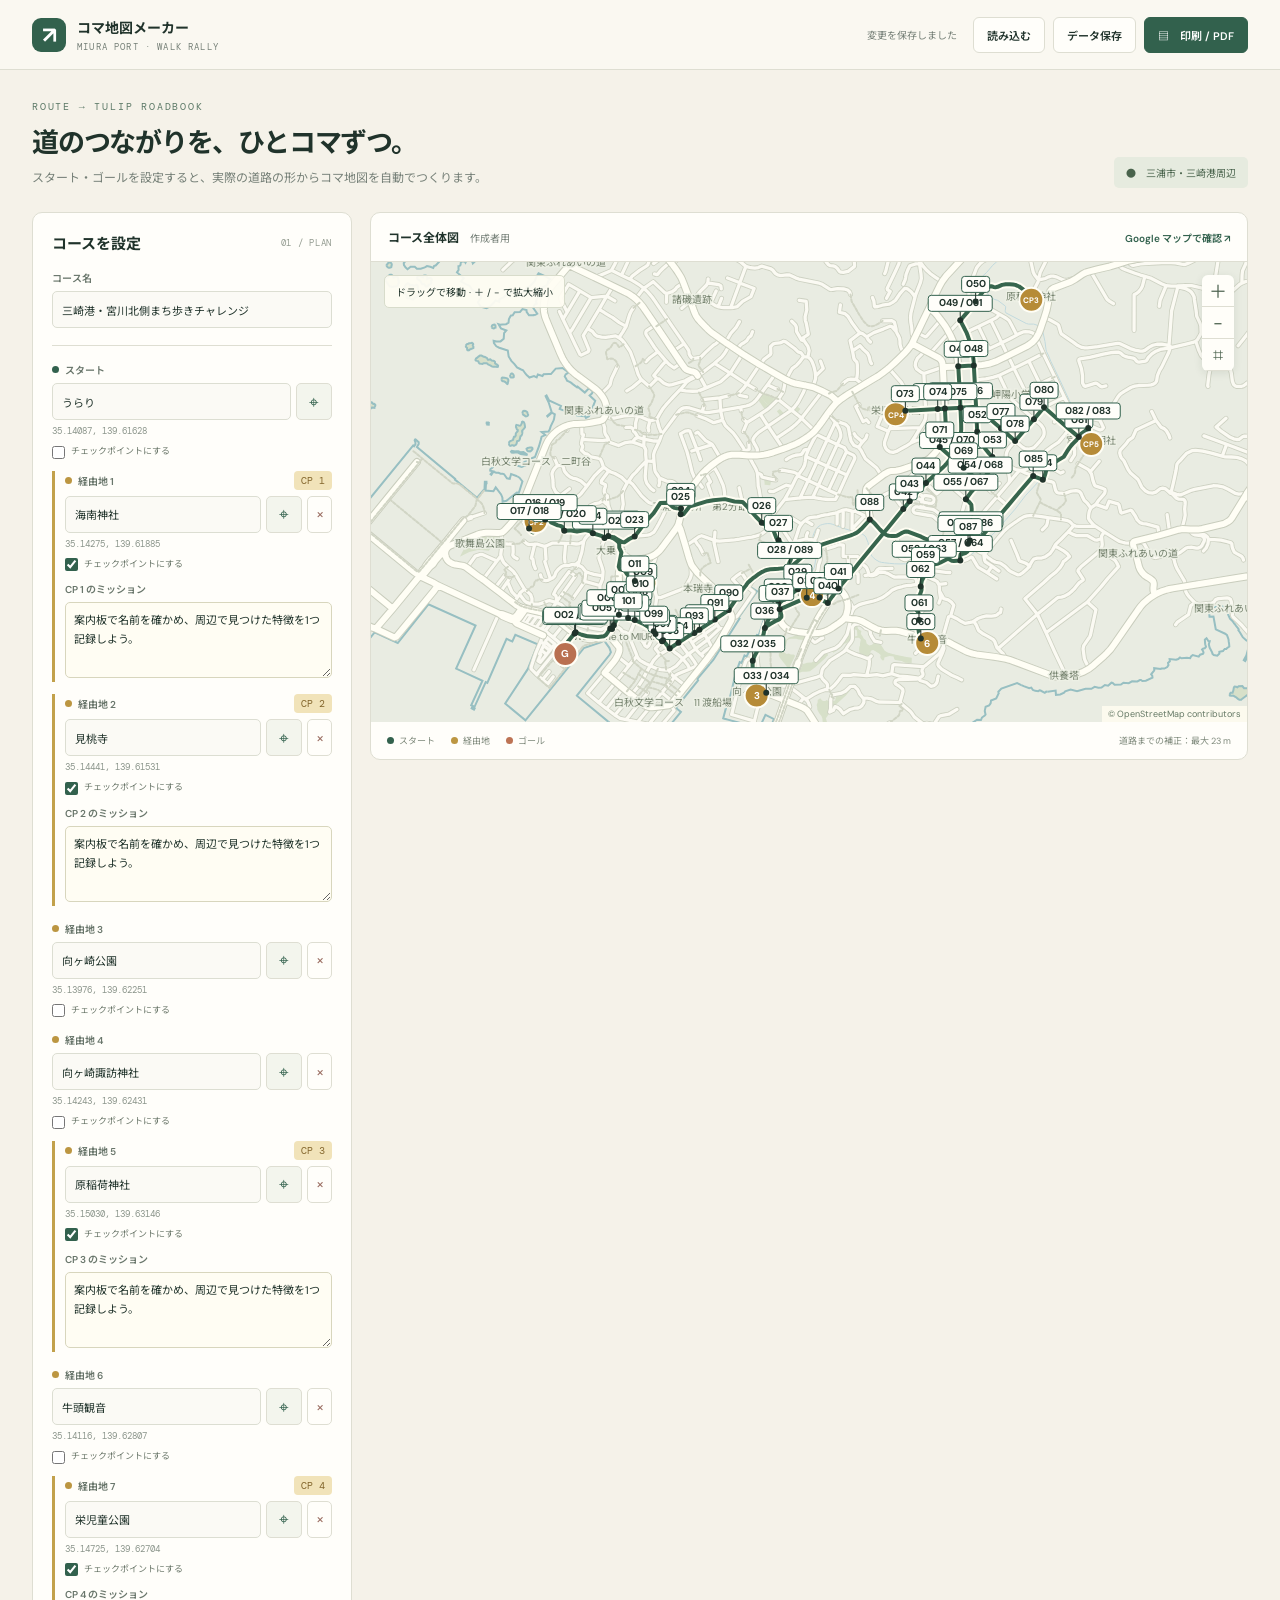
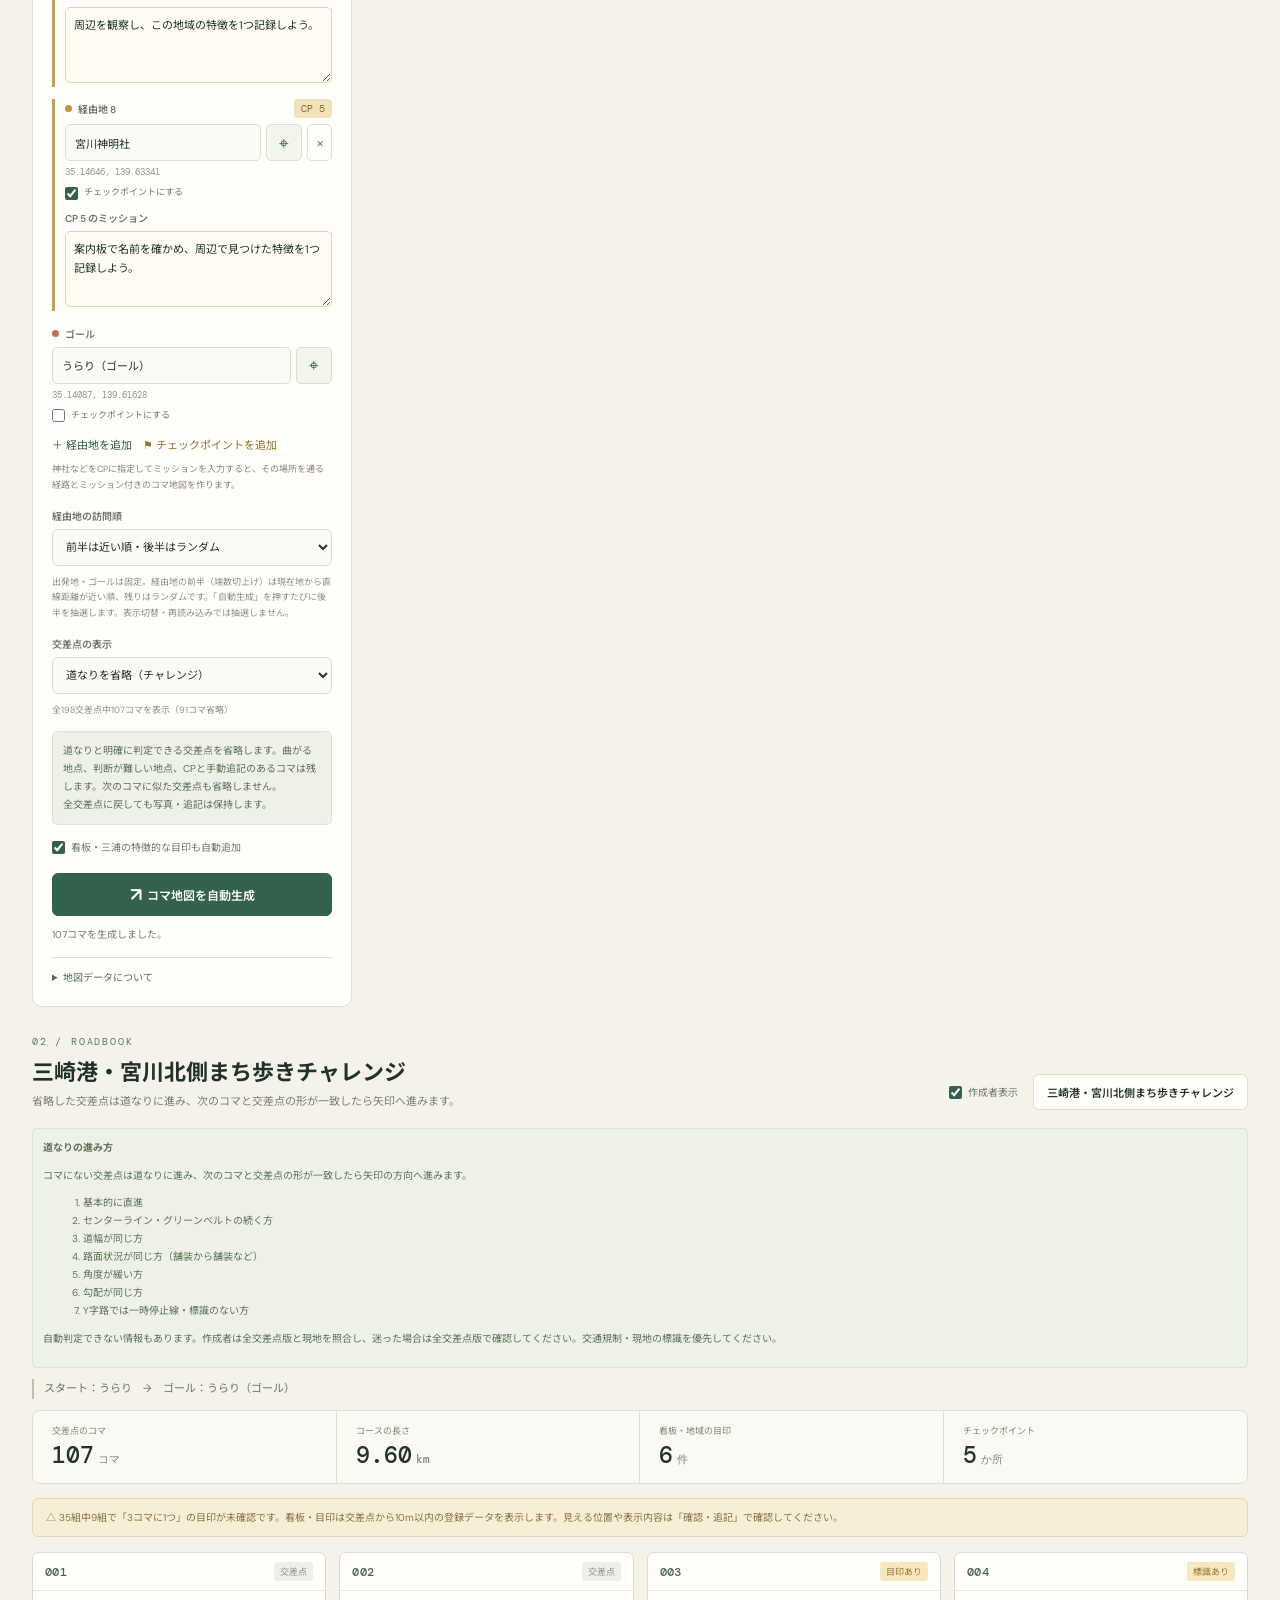
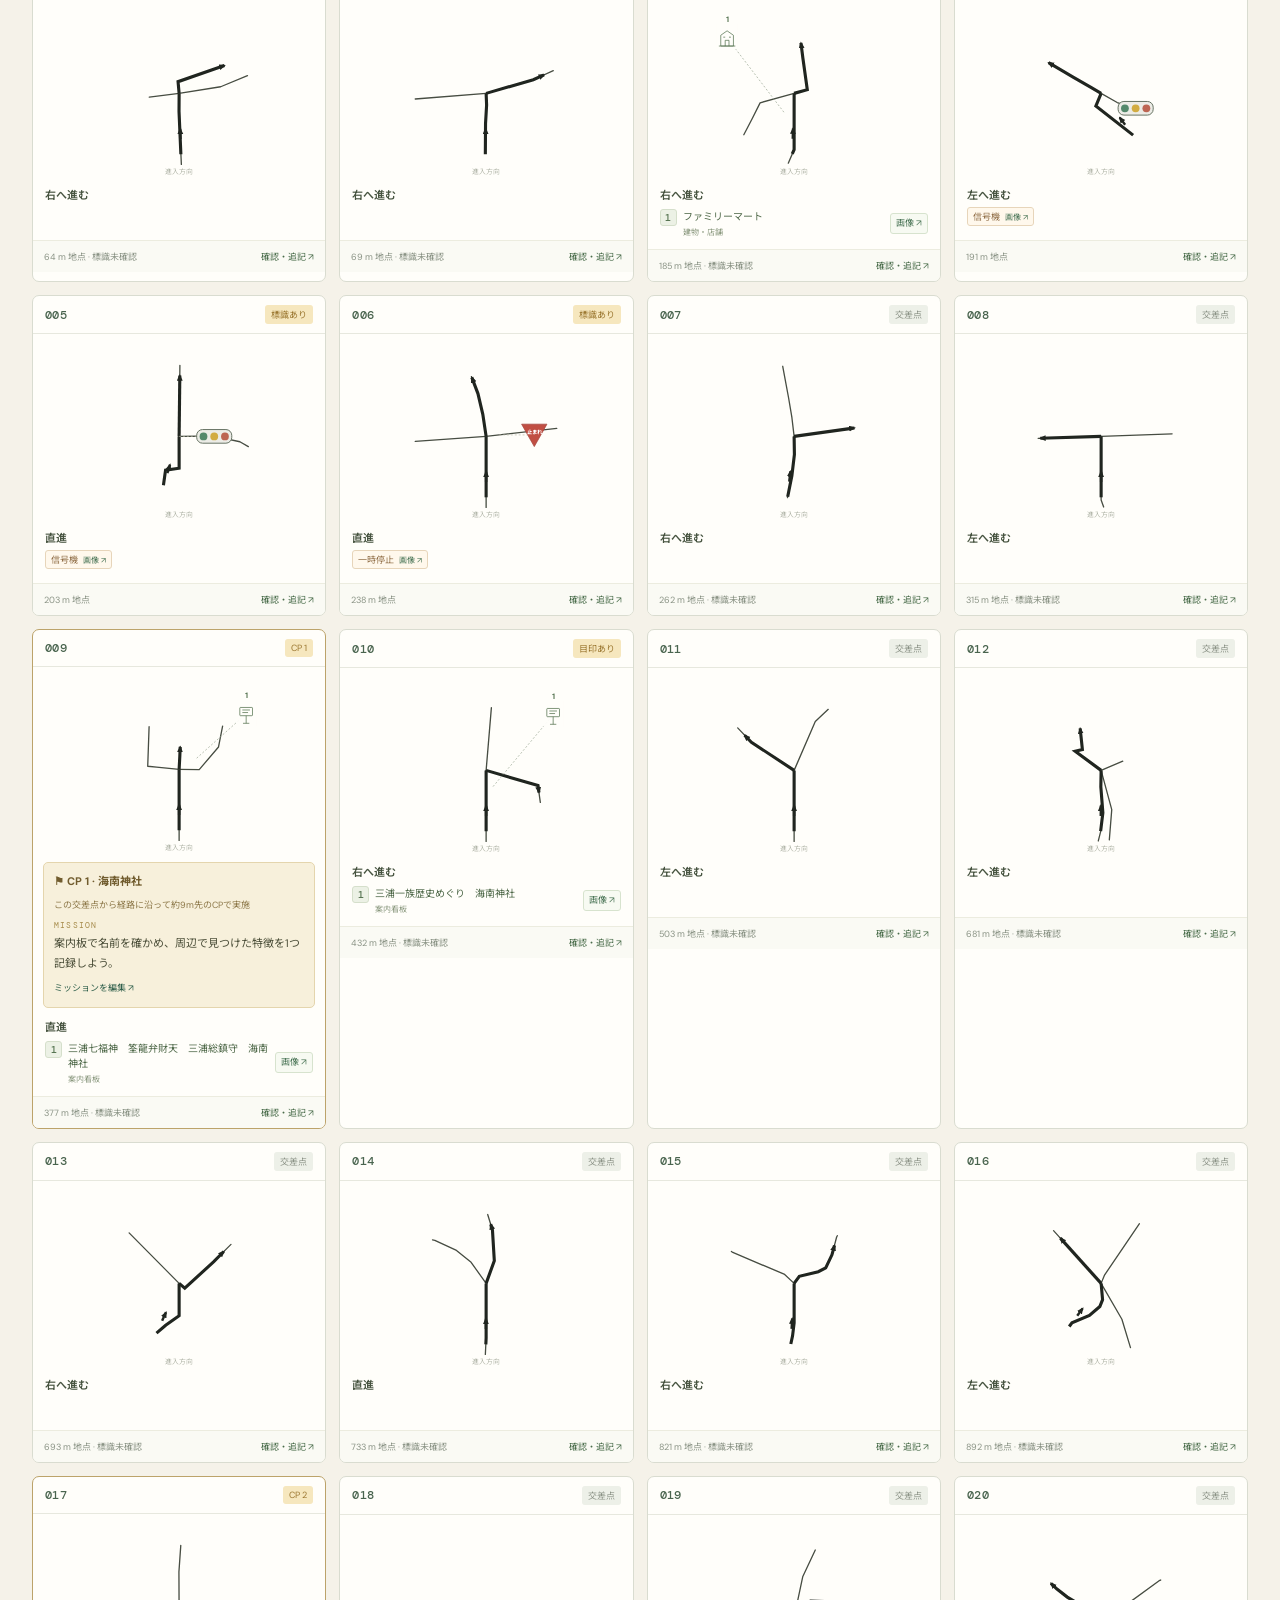
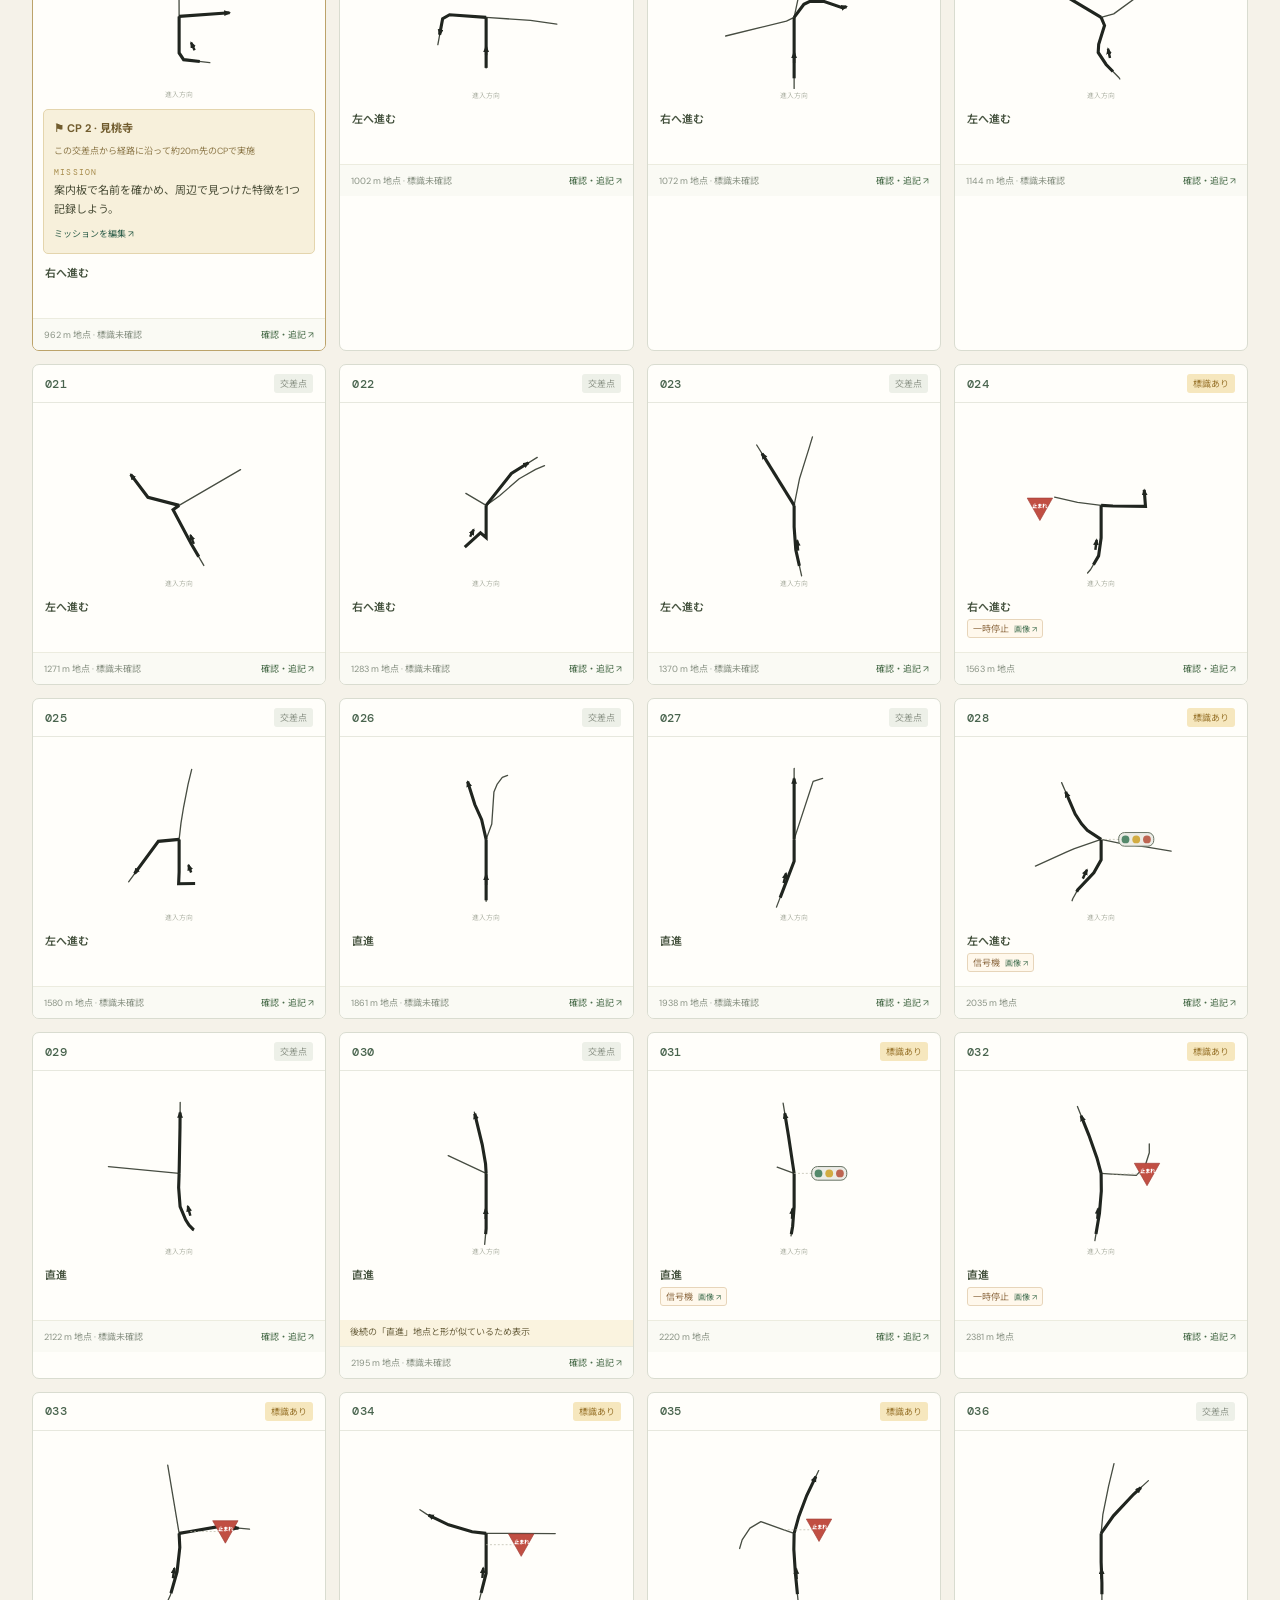
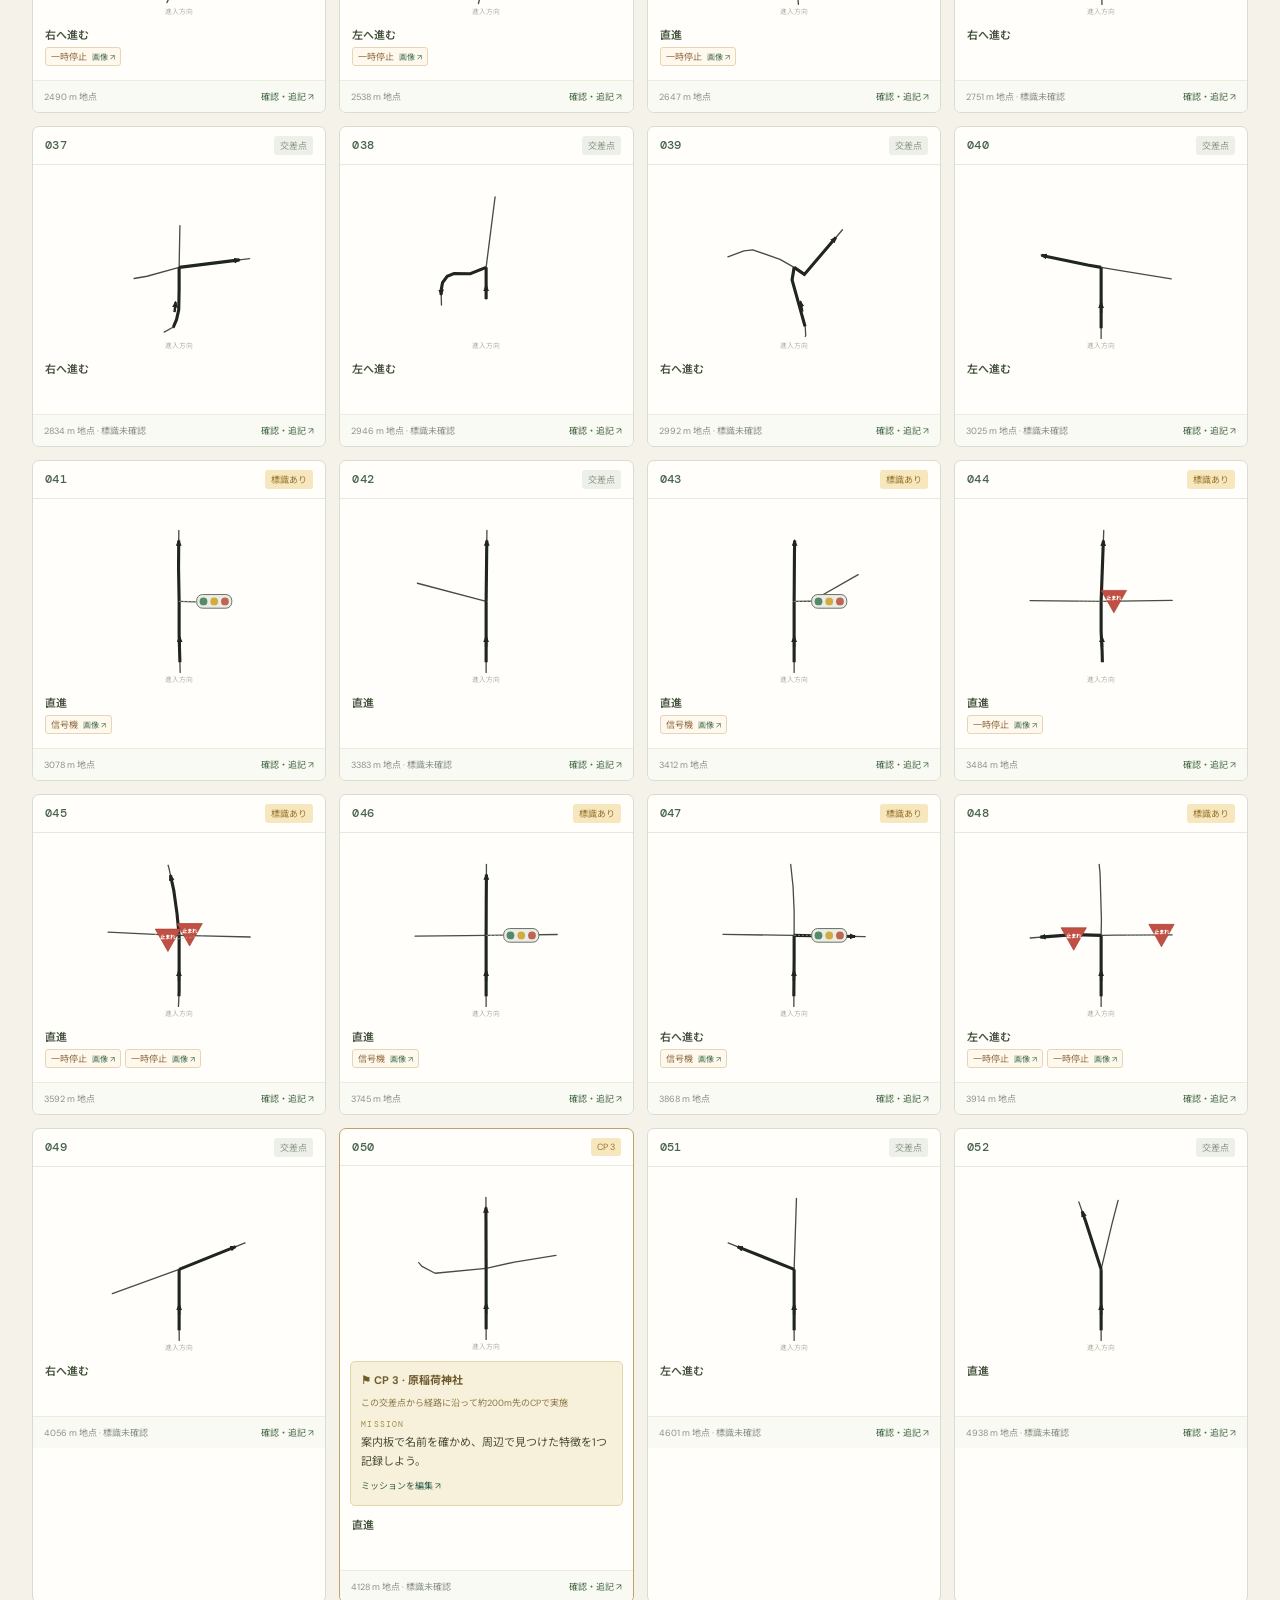
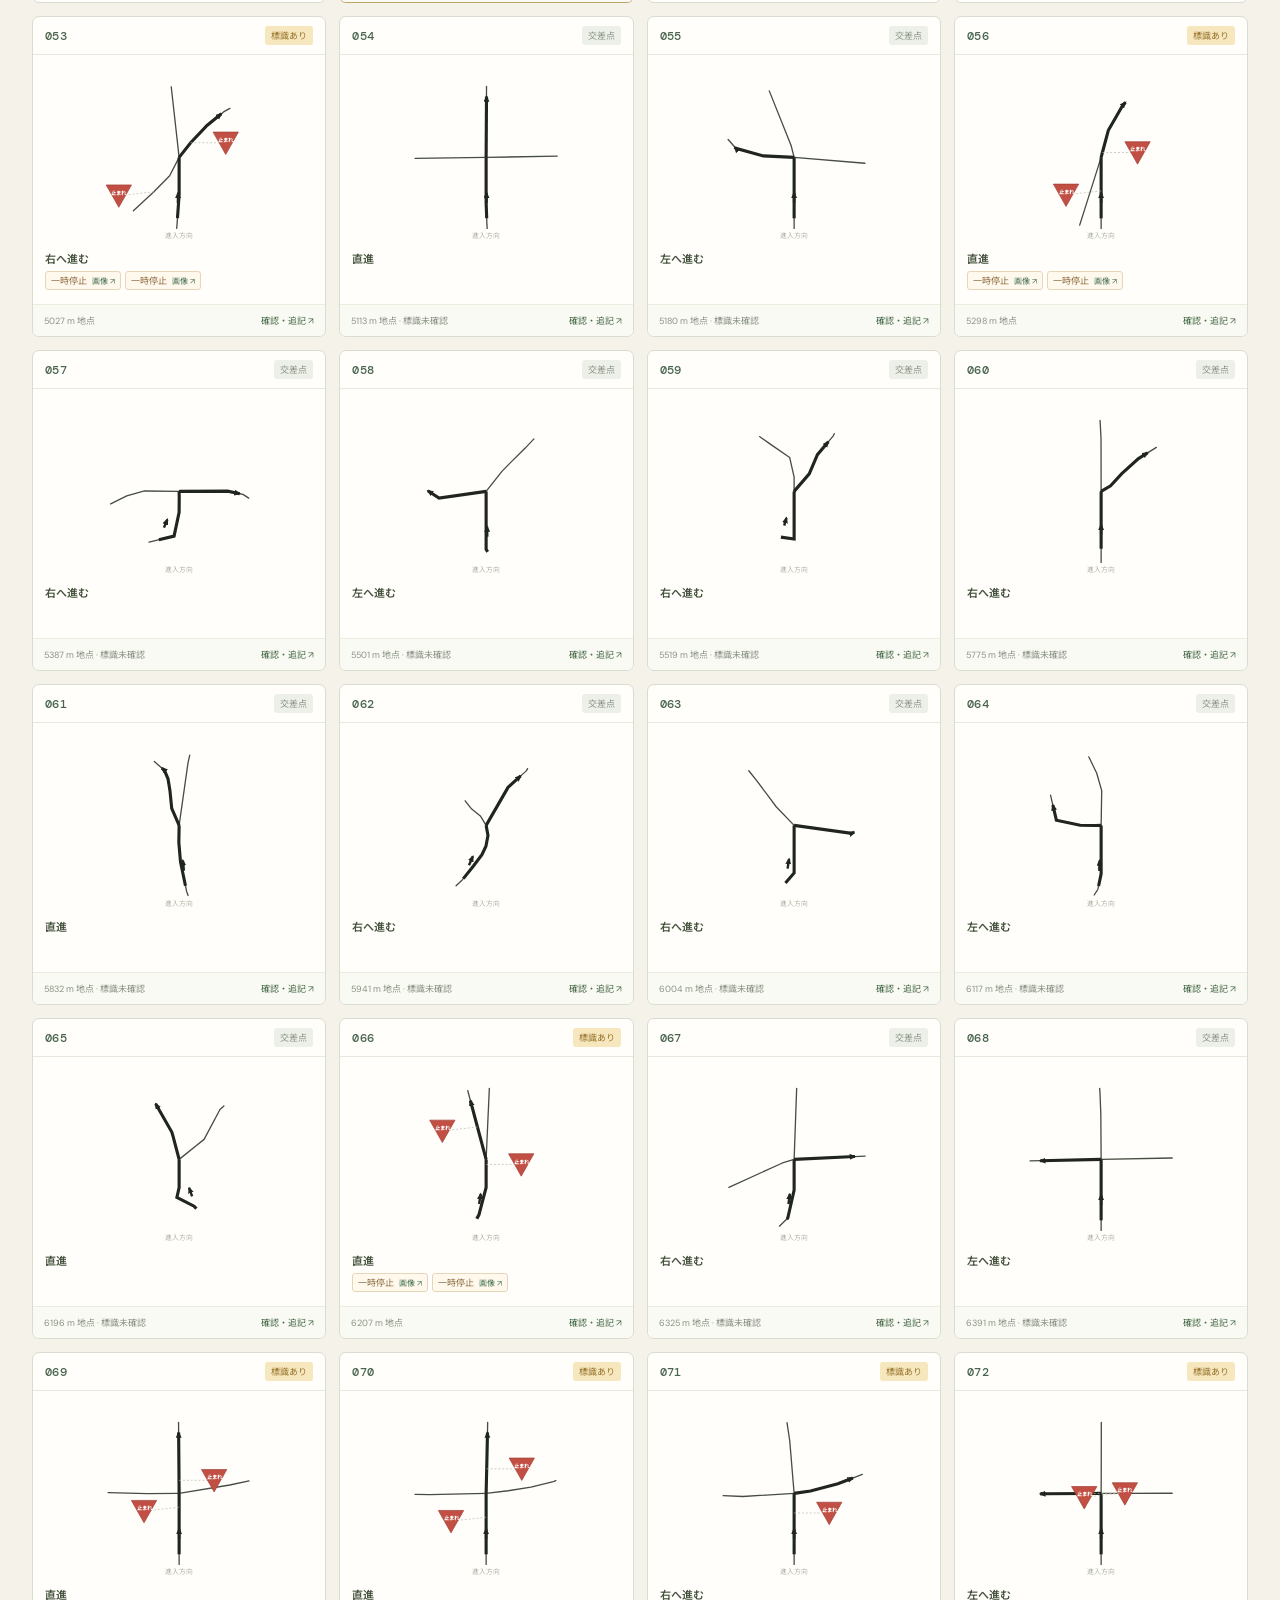
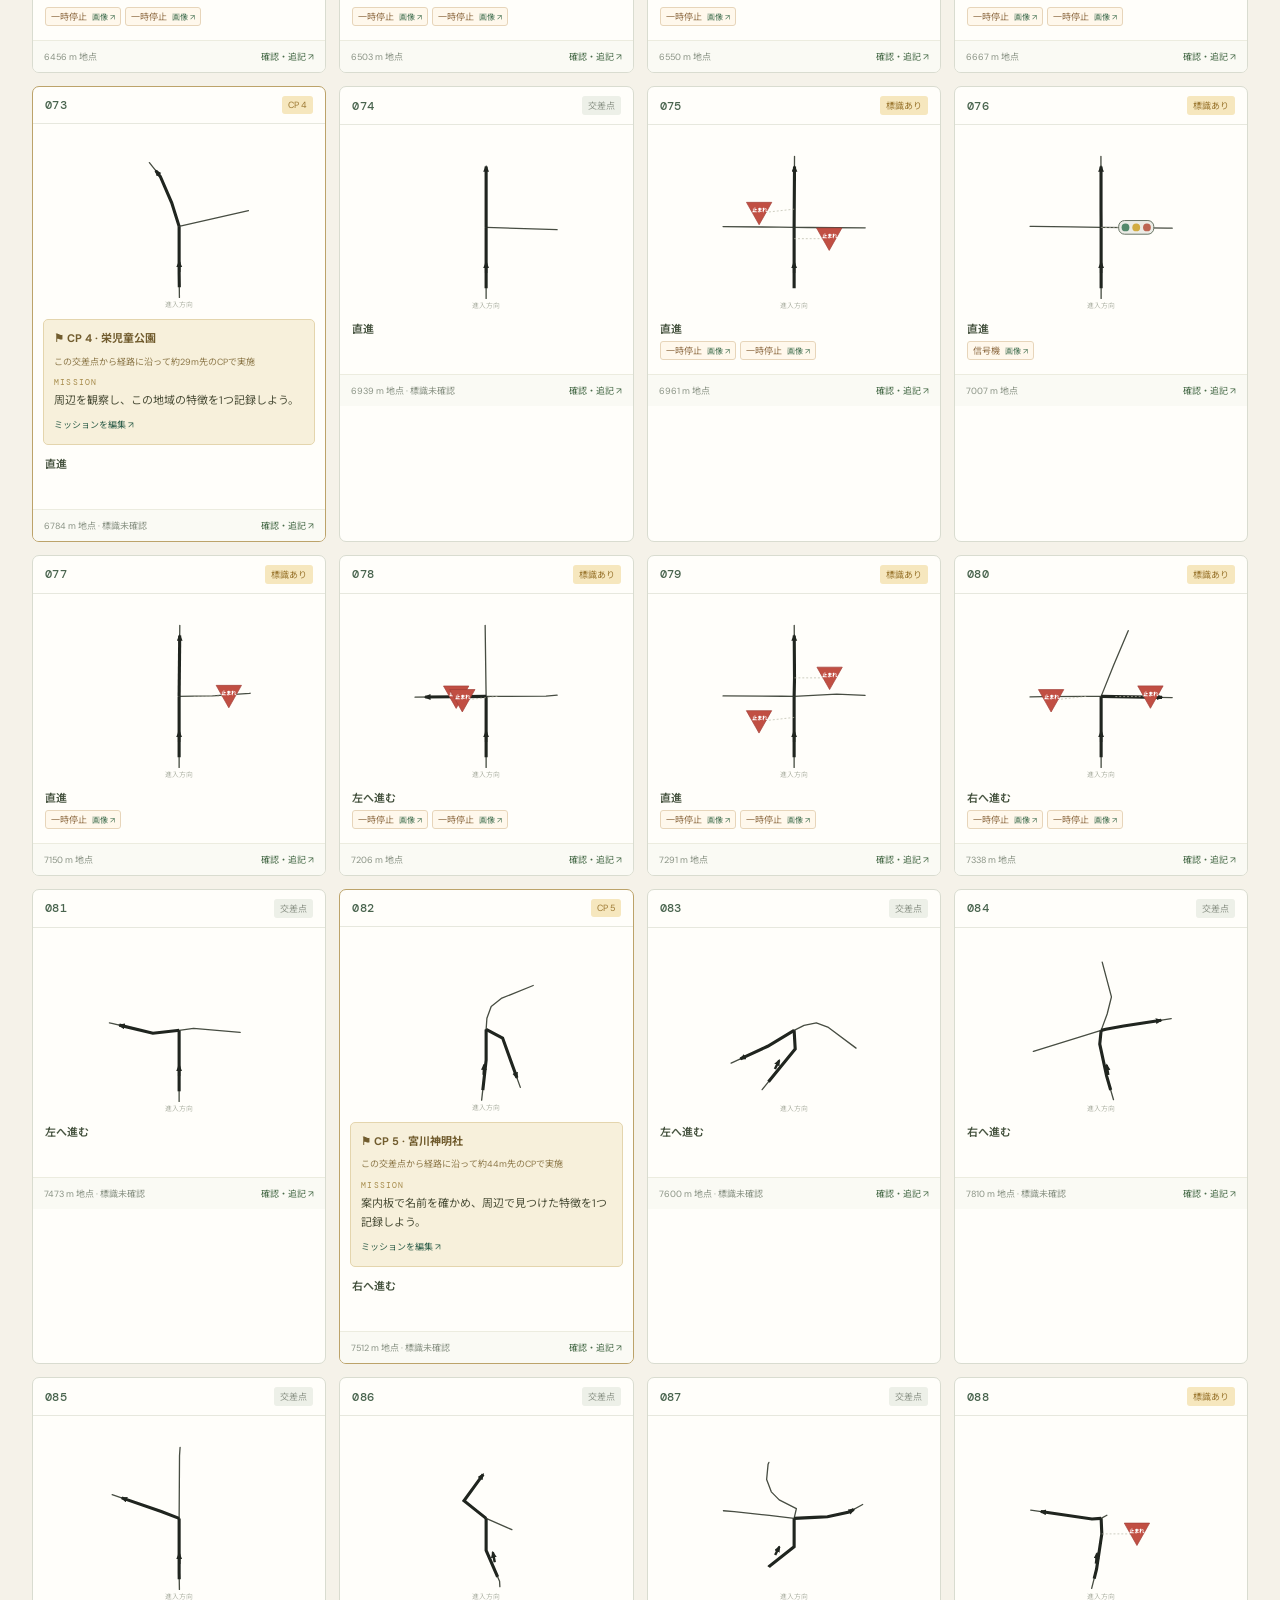
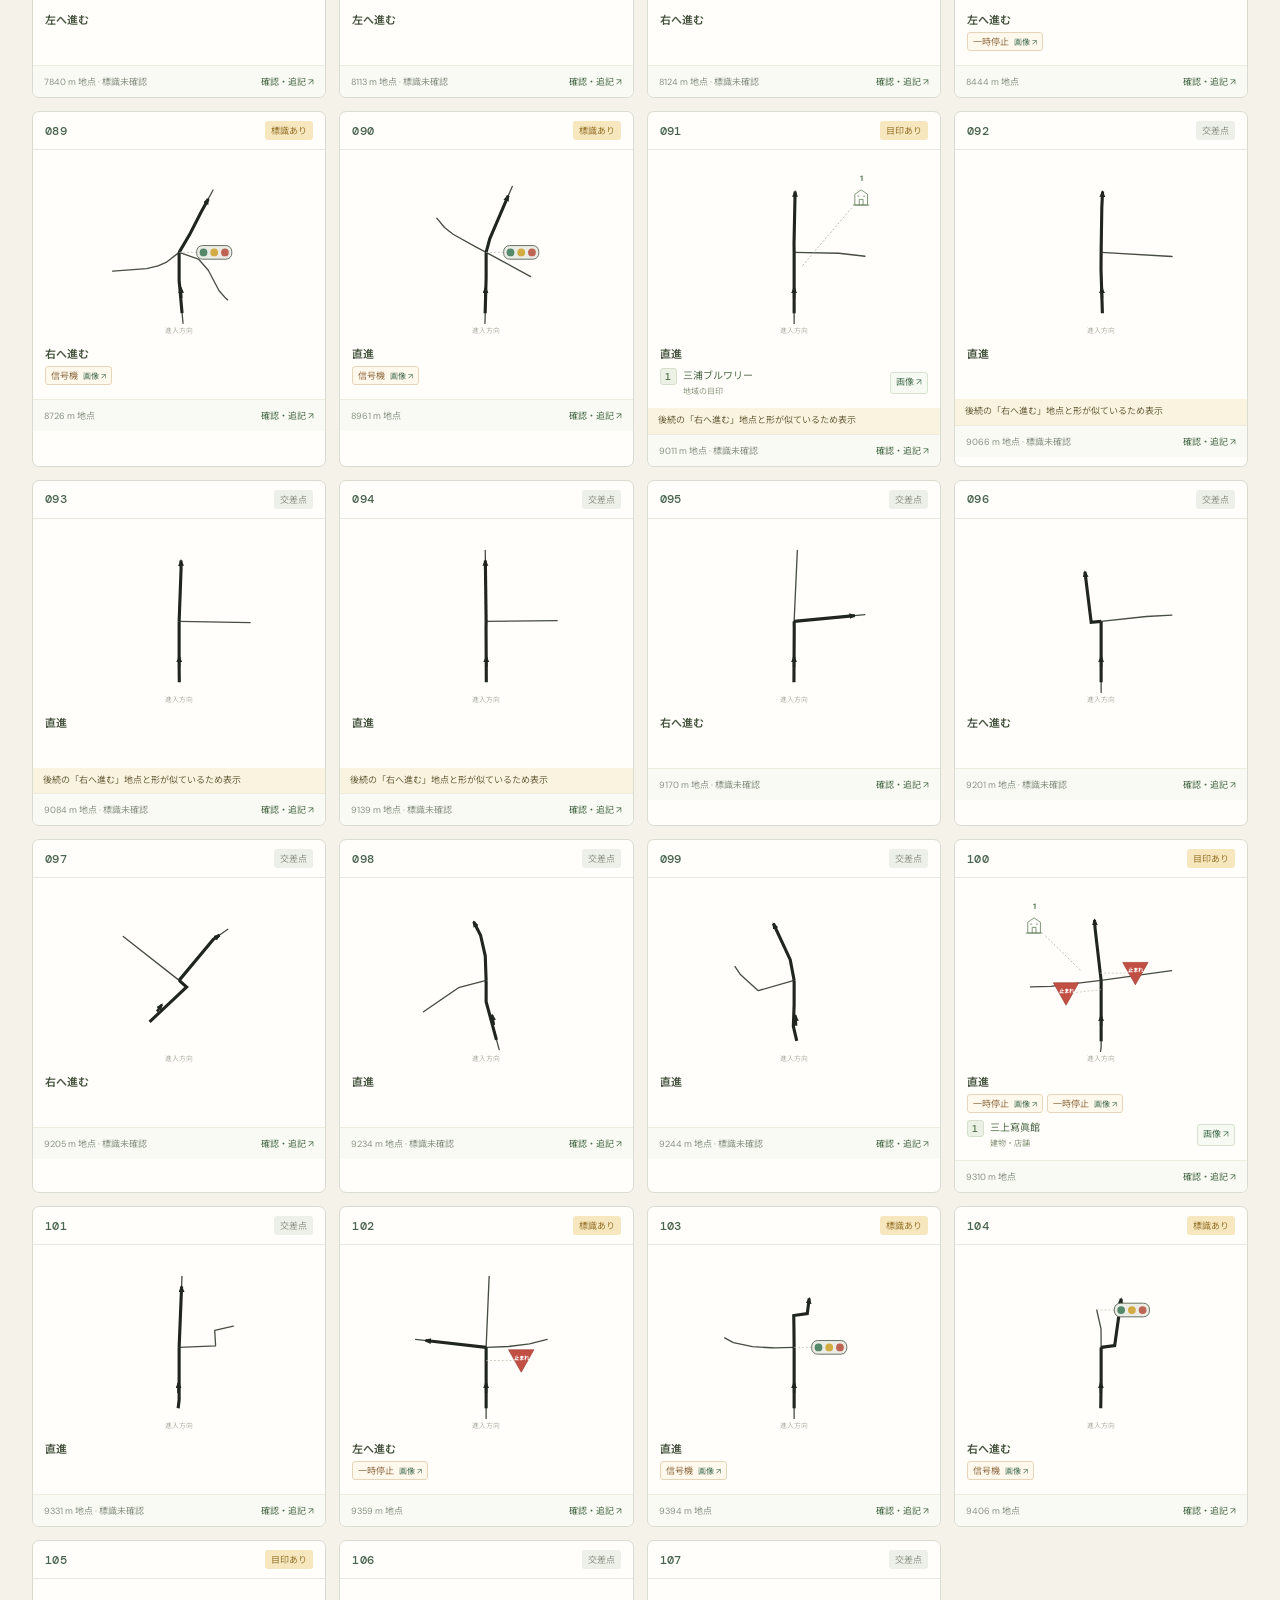
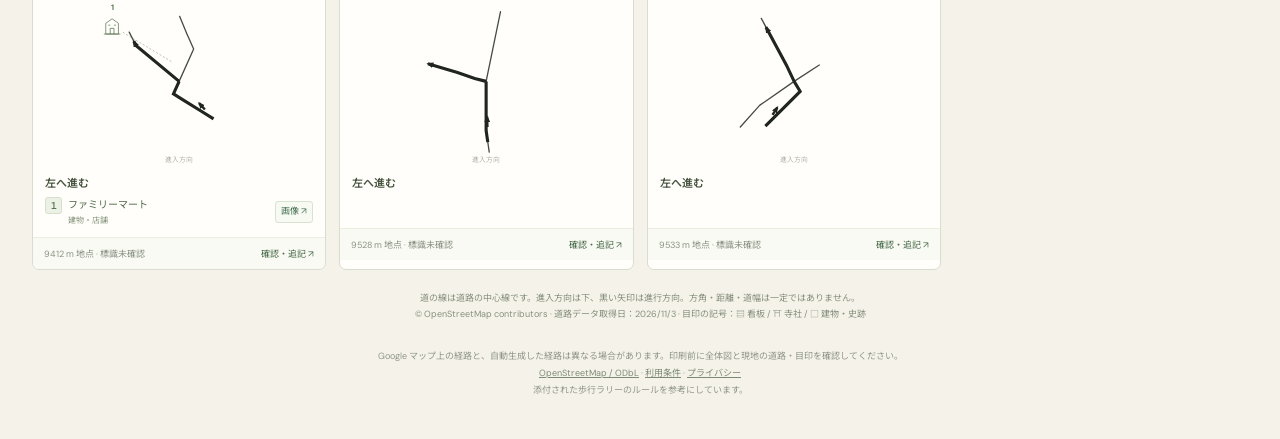
<file: miura-koma-github-pages/index.html>
<!doctype html>
<html lang="ja">
<head>
  <meta charset="utf-8">
  <meta name="viewport" content="width=device-width,initial-scale=1">
  <meta name="theme-color" content="#f5f2e9">
  <meta name="description" content="出発地と目的地から、歩行ラリーのコマ地図を自動生成。交差点の形、進行方向、登録済みの道路標識を図にします。">
  <title>三浦港 コマ地図メーカー</title>
  <link rel="stylesheet" href="app.css">
  <script defer src="data/miura-network.js"></script>
  <script defer src="routing.js"></script>
  <script defer src="streetview.js"></script>
  <script defer src="app.js"></script>
</head>
<body>
  <header class="topbar">
    <a class="brand" href="#"><span class="brand-mark">↗</span><span>コマ地図メーカー<small>MIURA PORT · WALK RALLY</small></span></a>
    <div class="top-actions"><span id="saveState" class="save-state">ブラウザに自動保存</span><button class="button" id="importButton">読み込む</button><button class="button" id="downloadButton">データ保存</button><button class="button primary" id="printButton">▤　印刷 / PDF</button></div>
  </header>
  <main class="shell">
    <div class="heading"><div><div class="eyebrow">ROUTE → TULIP ROADBOOK</div><h1>道のつながりを、ひとコマずつ。</h1><p>スタート・ゴールを設定すると、実際の道路の形からコマ地図を自動でつくります。</p></div><span class="area-chip">●　三浦市・三崎港周辺</span></div>
    <div class="workspace">
      <section class="planner panel" aria-labelledby="plannerTitle">
        <div class="section-heading"><h2 id="plannerTitle">コースを設定</h2><span class="mini-label">01 / PLAN</span></div>
        <form id="routeForm">
          <label class="field-label" for="routeName">コース名</label><input id="routeName" value="三崎港・宮川北側まち歩きチャレンジ" maxlength="80">
          <div class="location-fields" id="locationFields"></div>
          <datalist id="placeList"></datalist>
          <button class="text-button" id="addVia" type="button">＋ 経由地を追加</button>
          <button class="text-button checkpoint-add" id="addCheckpoint" type="button">⚑ チェックポイントを追加</button>
          <p class="checkpoint-hint">神社などをCPに指定してミッションを入力すると、その場所を通る経路とミッション付きのコマ地図を作ります。</p>
          <label class="field-label" for="routeOrder">経由地の訪問順</label><select id="routeOrder"><option value="hybrid" selected>前半は近い順・後半はランダム</option><option value="input">入力した順番</option></select><p class="small-muted">出発地・ゴールは固定。経由地の前半（端数切上げ）は現在地から直線距離が近い順、残りはランダムです。「自動生成」を押すたびに後半を抽選します。表示切替・再読み込みでは抽選しません。</p><label class="field-label" for="frameMode">交差点の表示</label><select id="frameMode"><option value="all">全交差点（絞らない）</option><option value="reduced" selected>道なりを省略（チャレンジ）</option></select><p id="frameSummary" class="small-muted" role="status"></p><div class="generation-rule">道なりと明確に判定できる交差点を省略します。曲がる地点、判断が難しい地点、CPと手動追記のあるコマは残します。次のコマに似た交差点も省略しません。<br>全交差点に戻しても写真・追記は保持します。</div>
          <label class="checkbox"><input type="checkbox" id="autoLandmarks" checked>看板・三浦の特徴的な目印も自動追加</label>
          <button class="button primary generate" id="generateButton" type="submit"><span>↗</span> コマ地図を自動生成</button>
        </form>
        <div id="status" role="status" aria-live="polite" class="status">道路データを読み込んでいます…</div>
        <details class="data-details"><summary>地図データについて</summary><p>経路・交差点・標識はOpenStreetMapの登録データを使用します。Google マップは現地確認用です。</p><p id="dataInfo"></p><p><a href="streetview.html" target="_blank" rel="noopener">OSM登録済みの目印の画像を確認 ↗</a></p><p>標識の未登録は「標識がない」という意味ではありません。地図に存在が登録されている標識だけを表示します。</p><button class="text-button" id="refreshData" type="button">公開データを再取得</button></details>
      </section>
      <section class="map-panel panel" aria-labelledby="mapTitle">
        <div class="panel-toolbar"><h2 id="mapTitle">コース全体図 <small>作成者用</small></h2><a class="map-link" id="googleLink" target="_blank" rel="noreferrer">Google マップで確認 ↗</a></div>
        <div class="map-stage" id="mapStage">
          <svg id="areaMap" role="img" aria-label="三浦港周辺の道路図。地点指定モードでクリックすると出発地や目的地を設定できます。" viewBox="0 0 900 440"><rect width="900" height="440" fill="#e9ece2"/><text x="450" y="220" text-anchor="middle" fill="#6b786c">道路データを読み込んでいます…</text></svg>
          <div class="map-controls"><button id="zoomIn" aria-label="拡大">＋</button><button id="zoomOut" aria-label="縮小">−</button><button id="fitMap" aria-label="コース全体を表示">⌗</button></div>
          <div class="map-pick-hint" id="mapPickHint">ドラッグで移動 · ＋ / − で拡大縮小</div>
          <div class="map-credit"><a href="https://www.openstreetmap.org/copyright" target="_blank" rel="noreferrer">© OpenStreetMap contributors</a></div>
        </div>
        <div class="map-bottom"><div class="legend"><span><i class="dot start-dot"></i>スタート</span><span><i class="dot via-dot"></i>経由地</span><span><i class="dot goal-dot"></i>ゴール</span></div><span id="snapInfo">入力欄の ⌖ で地図から地点を指定</span></div>
      </section>
    </div>
    <section class="roadbook" aria-labelledby="bookTitle">
      <div class="book-heading"><div><div class="eyebrow">02 / ROADBOOK</div><h2 id="bookTitle">コマ地図</h2><p id="bookSubtitle">進入方向は下。黒い矢印の方向へ進みます。</p></div><div class="book-tools"><label class="checkbox"><input type="checkbox" id="organizerMode" checked>作成者表示</label><button class="button" id="sampleButton">三崎港・宮川北側まち歩きチャレンジ</button></div></div>
      <div id="followingRule" class="generation-rule"><strong>道なりの進み方</strong><p>コマにない交差点は道なりに進み、次のコマと交差点の形が一致したら矢印の方向へ進みます。</p><ol><li>基本的に直進</li><li>センターライン・グリーンベルトの続く方</li><li>道幅が同じ方</li><li>路面状況が同じ方（舗装から舗装など）</li><li>角度が緩い方</li><li>勾配が同じ方</li><li>Y字路では一時停止線・標識のない方</li></ol><p>自動判定できない情報もあります。作成者は全交差点版と現地を照合し、迷った場合は全交差点版で確認してください。交通規制・現地の標識を優先してください。</p></div><p id="routeEnds" class="route-ends"></p>
      <div class="metrics" id="metrics" hidden></div>
      <div id="coverageNotice" class="coverage-notice" hidden></div>
      <div id="frameGrid" class="frame-grid"><div class="empty-state"><span>↱</span><h3>スタートとゴールを選んでください</h3><p>地名を選ぶか、地図上の道路を指定。<br>交差点だけが、番号順のコマ地図になります。</p></div></div>
      <div id="checkpointAside" class="checkpoint-aside"></div>
      <div class="print-footer">道の線は道路の中心線です。進入方向は下、黒い矢印は進行方向。方角・距離・道幅は一定ではありません。<br>© OpenStreetMap contributors · <span id="printSource"></span></div>
    </section>
    <footer>Google マップ上の経路と、自動生成した経路は異なる場合があります。印刷前に全体図と現地の道路・目印を確認してください。<br><a href="https://www.openstreetmap.org/copyright" target="_blank" rel="noreferrer">OpenStreetMap / ODbL</a> · <a href="terms.html" target="_blank" rel="noreferrer">利用条件</a> · <a href="privacy.html" target="_blank" rel="noreferrer">プライバシー</a><br>添付された歩行ラリーのルールを参考にしています。</footer>
  </main>
  <dialog id="frameDialog"><form id="frameEditForm"><div class="dialog-heading"><h2 id="editTitle">コマの確認</h2><button class="icon-button" type="button" id="closeDialog" aria-label="閉じる">×</button></div><div id="editDiagram"></div><a id="streetViewLink" target="_blank" rel="noreferrer">この地点をGoogle ストリートビューで確認 ↗</a><section class="manual-photo-editor"><h3>手元の画像に差し替え（無料）</h3><label class="field-label" for="imageTarget">差し替える目印・標識</label><select id="imageTarget"></select><label class="field-label" for="manualPhoto">画像を選択（JPEG・PNG・WebP、10MB以下）</label><input type="file" id="manualPhoto" accept="image/jpeg,image/png,image/webp"><p id="imageHelp" class="small-muted"></p><img id="photoPreview" alt="選択した画像のプレビュー" hidden><button type="button" class="text-button" id="removePhoto">画像を解除して元のイラストに戻す</button><p id="photoStatus" class="small-muted" role="status"></p></section><label class="field-label" for="manualLandmark">現地・Google マップで確認した目印</label><input id="manualLandmark" placeholder="例：交差点の左にある青い案内看板" maxlength="100"><div class="option-grid"><div><label class="field-label" for="manualSign">追加する道路標識</label><select id="manualSign"><option value="">追加しない</option><option value="stop">一時停止</option><option value="signals">信号機</option><option value="other">その他の標識</option></select></div><div><label class="field-label" for="signSide">標識の位置（進行方向基準）</label><select id="signSide"><option value="left">左</option><option value="right">右</option></select></div></div><label class="field-label" for="manualSignLabel">標識名・表示内容</label><input id="manualSignLabel" maxlength="60" placeholder="その他の標識の内容"><label class="field-label" for="frameNote">コマに印刷する補足</label><input id="frameNote" maxlength="120" placeholder="例：砂利道へ入る"><div class="dialog-actions"><button type="button" class="button" id="clearEdit">手動追記を解除</button><button type="submit" id="saveFrame" class="button primary">追記を保存</button></div><p class="small-muted">自動取得した標識は残し、確認した内容を追記します。</p></form></dialog>
  <input type="file" id="fileInput" accept="application/json,.json" hidden>
  <div id="toast" class="toast" role="status"></div>
</body>
</html>
</file>
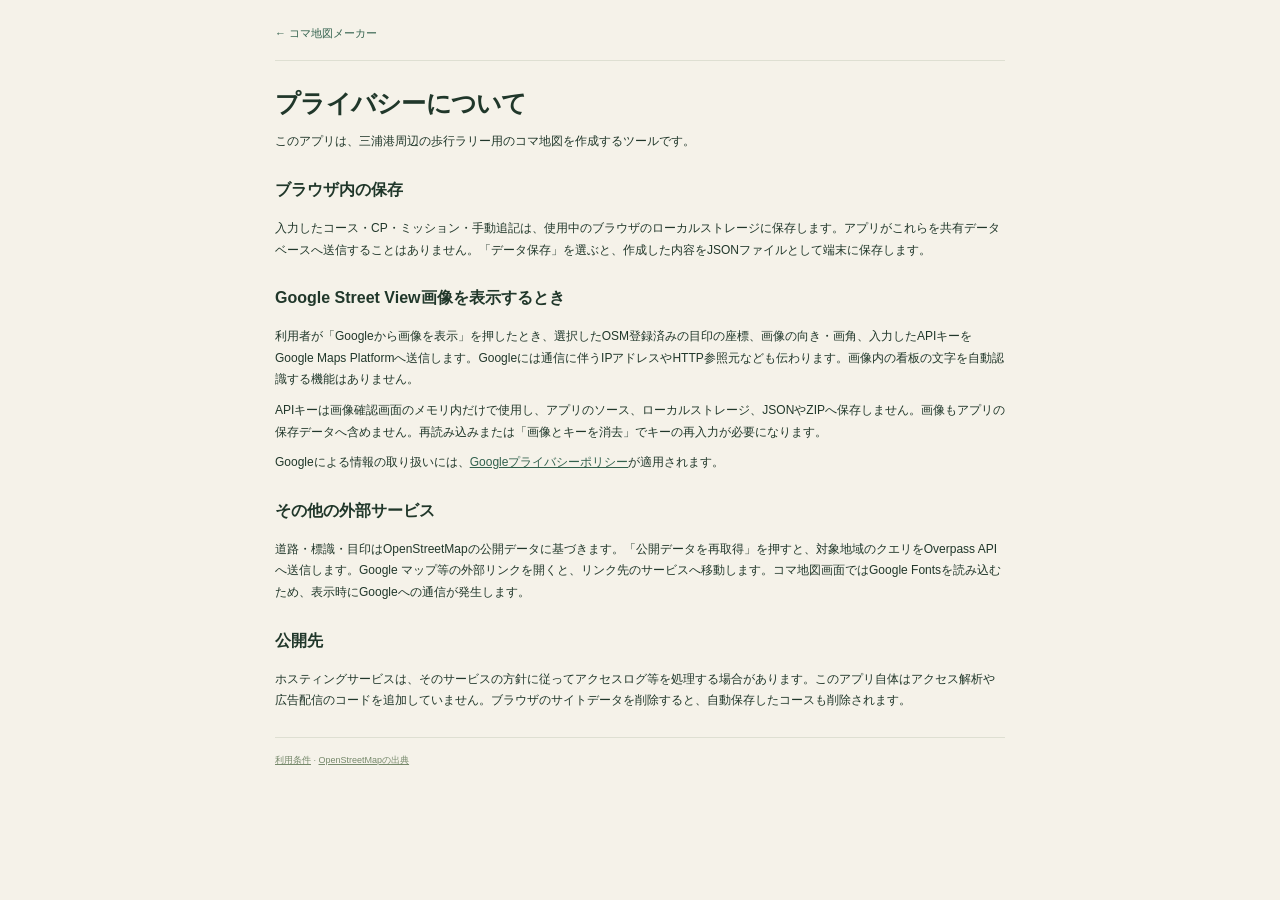
<file: miura-koma-github-pages/privacy.html>
<!doctype html><html lang="ja"><head><meta charset="utf-8"><meta name="viewport" content="width=device-width,initial-scale=1"><title>プライバシー · コマ地図メーカー</title><link rel="stylesheet" href="streetview.css"></head><body><main class="viewer-shell policy"><header class="viewer-header"><a href="index.html">← コマ地図メーカー</a></header><h1>プライバシーについて</h1><p>このアプリは、三浦港周辺の歩行ラリー用のコマ地図を作成するツールです。</p><h2>ブラウザ内の保存</h2><p>入力したコース・CP・ミッション・手動追記は、使用中のブラウザのローカルストレージに保存します。アプリがこれらを共有データベースへ送信することはありません。「データ保存」を選ぶと、作成した内容をJSONファイルとして端末に保存します。</p><h2>Google Street View画像を表示するとき</h2><p>利用者が「Googleから画像を表示」を押したとき、選択したOSM登録済みの目印の座標、画像の向き・画角、入力したAPIキーをGoogle Maps Platformへ送信します。Googleには通信に伴うIPアドレスやHTTP参照元なども伝わります。画像内の看板の文字を自動認識する機能はありません。</p><p>APIキーは画像確認画面のメモリ内だけで使用し、アプリのソース、ローカルストレージ、JSONやZIPへ保存しません。画像もアプリの保存データへ含めません。再読み込みまたは「画像とキーを消去」でキーの再入力が必要になります。</p><p>Googleによる情報の取り扱いには、<a href="https://policies.google.com/privacy" target="_blank" rel="noreferrer">Googleプライバシーポリシー</a>が適用されます。</p><h2>その他の外部サービス</h2><p>道路・標識・目印はOpenStreetMapの公開データに基づきます。「公開データを再取得」を押すと、対象地域のクエリをOverpass APIへ送信します。Google マップ等の外部リンクを開くと、リンク先のサービスへ移動します。コマ地図画面ではGoogle Fontsを読み込むため、表示時にGoogleへの通信が発生します。</p><h2>公開先</h2><p>ホスティングサービスは、そのサービスの方針に従ってアクセスログ等を処理する場合があります。このアプリ自体はアクセス解析や広告配信のコードを追加していません。ブラウザのサイトデータを削除すると、自動保存したコースも削除されます。</p><footer><a href="terms.html">利用条件</a> · <a href="https://www.openstreetmap.org/copyright">OpenStreetMapの出典</a></footer></main></body></html>
</file>
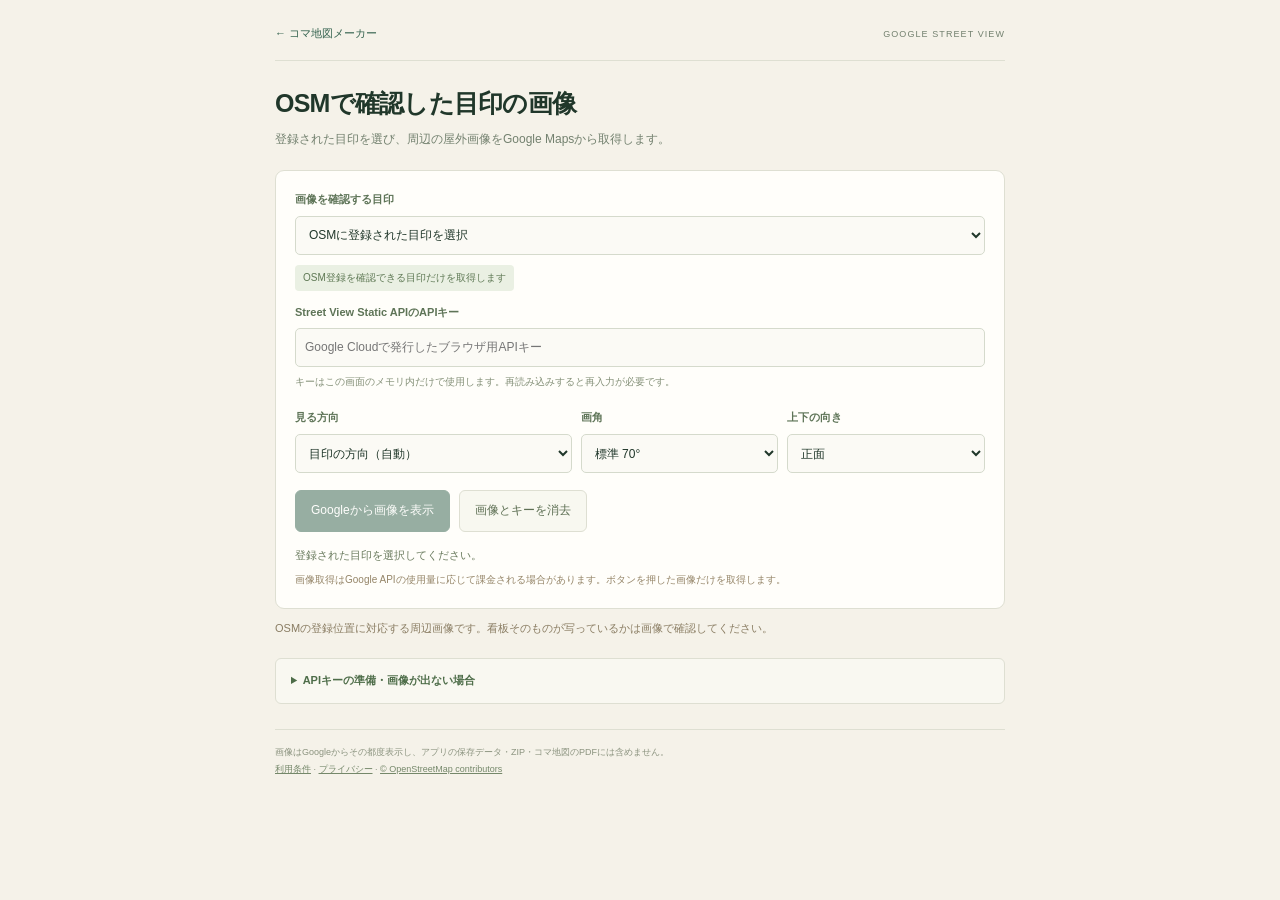
<file: miura-koma-github-pages/streetview.html>
<!doctype html>
<html lang="ja"><head><meta charset="utf-8"><meta name="viewport" content="width=device-width,initial-scale=1"><meta name="referrer" content="strict-origin-when-cross-origin"><title>目印のStreet View画像 · コマ地図メーカー</title><link rel="stylesheet" href="streetview.css"><script defer src="data/miura-network.js"></script><script defer src="routing.js"></script><script defer src="streetview.js"></script><script defer src="streetview-viewer.js"></script></head>
<body><main class="viewer-shell"><header class="viewer-header"><a href="index.html">← コマ地図メーカー</a><span>GOOGLE STREET VIEW</span></header><h1>OSMで確認した目印の画像</h1><p class="intro">登録された目印を選び、周辺の屋外画像をGoogle Mapsから取得します。</p>
<section class="viewer-panel"><label for="imageTarget">画像を確認する目印</label><select id="imageTarget"><option value="">OSMに登録された目印を選択</option></select><div class="target-info"><span id="targetBadge">目印を選んでください</span><a id="osmSource" target="_blank" rel="noreferrer" hidden>OSMの登録を確認 ↗</a></div><p id="targetLocation" class="muted"></p>
<form id="imageForm"><label for="streetViewKey">Street View Static APIのAPIキー</label><input id="streetViewKey" type="password" autocomplete="off" spellcheck="false" placeholder="Google Cloudで発行したブラウザ用APIキー"><p id="keyState" class="muted">キーはこの画面のメモリ内だけで使用します。再読み込みすると再入力が必要です。</p><div class="image-options"><div><label for="imageHeading">見る方向</label><select id="imageHeading"><option value="auto">目印の方向（自動）</option><option value="0">北</option><option value="90">東</option><option value="180">南</option><option value="270">西</option></select></div><div><label for="imageFov">画角</label><select id="imageFov"><option value="70">標準 70°</option><option value="40">拡大 40°</option><option value="100">広角 100°</option></select></div><div><label for="imagePitch">上下の向き</label><select id="imagePitch"><option value="0">正面</option><option value="20">上へ 20°</option><option value="-10">下へ 10°</option></select></div></div><div class="viewer-actions"><button type="submit" id="loadImage">Googleから画像を表示</button><button type="button" id="clearImage" class="secondary">画像とキーを消去</button></div></form>
<p id="imageStatus" role="status" aria-live="polite">APIキーを入力し、「Googleから画像を表示」を押してください。</p><p class="usage-note">画像取得はGoogle APIの使用量に応じて課金される場合があります。ボタンを押した画像だけを取得します。</p>
</section>
<figure id="imageFigure" class="google-imagery" hidden><img id="streetImage" alt="" width="640" height="400" referrerpolicy="strict-origin-when-cross-origin"><figcaption><strong>Google Maps</strong><span id="imageCaption"></span></figcaption></figure><p class="verification-note">OSMの登録位置に対応する周辺画像です。看板そのものが写っているかは画像で確認してください。</p><a id="googleInspect" class="inspect-link" target="_blank" rel="noreferrer" hidden>この目印をGoogle ストリートビューで確認 ↗</a>
<details class="setup-guide"><summary>APIキーの準備・画像が出ない場合</summary><ol><li>Google Cloudでプロジェクトを選び、課金設定と<strong>Street View Static API</strong>を有効にします。</li><li>ブラウザ用APIキーを作成し、API制限をStreet View Static APIに設定します。</li><li>アプリケーション制限を「ウェブサイト」にし、利用する公開先を許可します。この公開先の例：<code id="referrerExample"></code></li><li>Google Cloudで日次の割り当て上限を設定し、使用量を確認してください。</li></ol><p>画像がない地点や、API未有効・キーの参照元制限・課金設定・署名の設定などにより、表示できない場合があります。HTTP参照元制限を利用するため、公開したHTTPS版でご利用ください。</p><p><a href="https://developers.google.com/maps/documentation/streetview/get-api-key" target="_blank" rel="noreferrer">Google公式のAPI設定手順</a> · <a href="https://developers.google.com/maps/documentation/streetview/usage-and-billing" target="_blank" rel="noreferrer">使用量と課金</a></p></details>
<footer>画像はGoogleからその都度表示し、アプリの保存データ・ZIP・コマ地図のPDFには含めません。<br><a href="terms.html" target="_blank" rel="noreferrer">利用条件</a> · <a href="privacy.html" target="_blank" rel="noreferrer">プライバシー</a> · <a href="https://www.openstreetmap.org/copyright" target="_blank" rel="noreferrer">© OpenStreetMap contributors</a></footer></main></body></html>
</file>
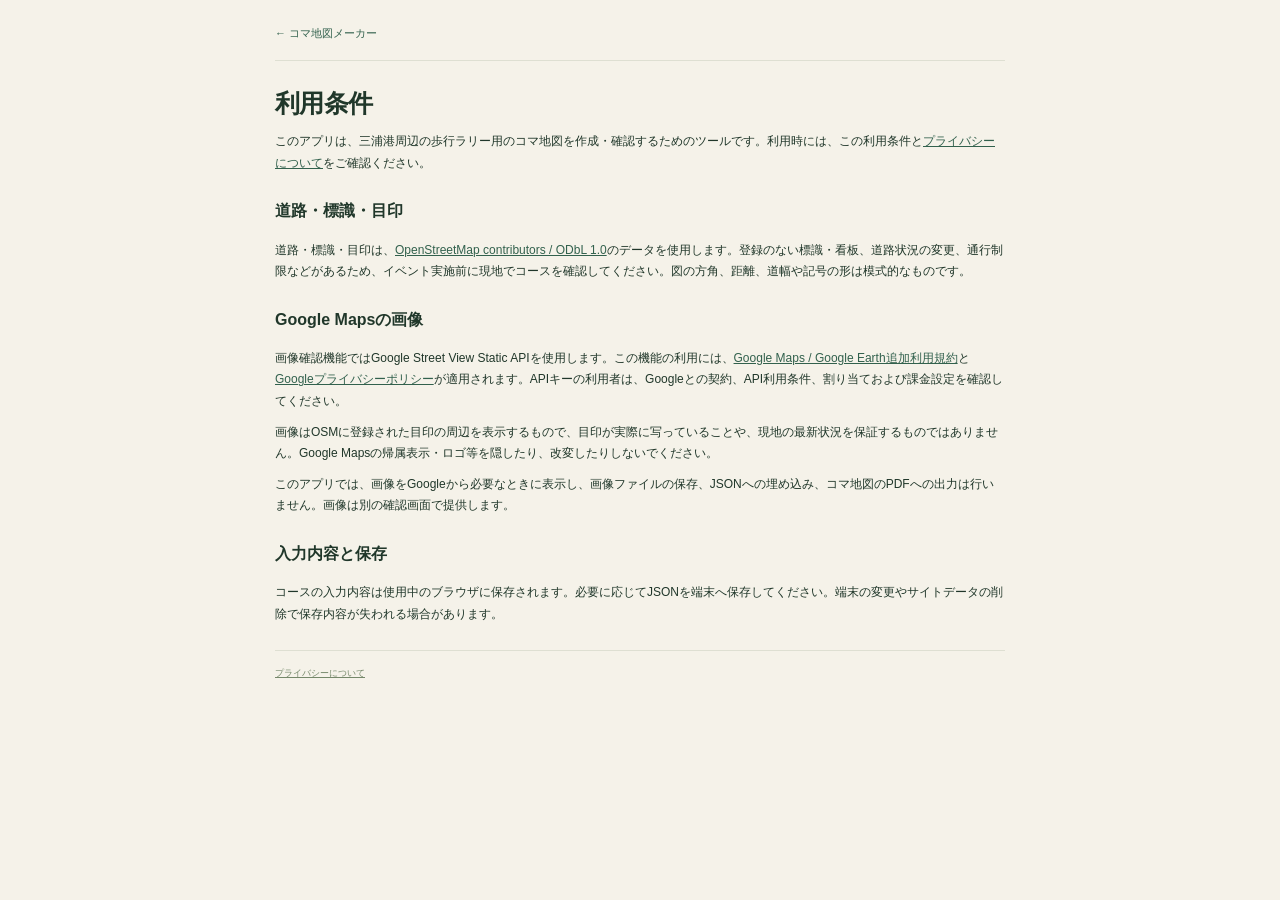
<file: miura-koma-github-pages/terms.html>
<!doctype html><html lang="ja"><head><meta charset="utf-8"><meta name="viewport" content="width=device-width,initial-scale=1"><title>利用条件 · コマ地図メーカー</title><link rel="stylesheet" href="streetview.css"></head><body><main class="viewer-shell policy"><header class="viewer-header"><a href="index.html">← コマ地図メーカー</a></header><h1>利用条件</h1><p>このアプリは、三浦港周辺の歩行ラリー用のコマ地図を作成・確認するためのツールです。利用時には、この利用条件と<a href="privacy.html">プライバシーについて</a>をご確認ください。</p><h2>道路・標識・目印</h2><p>道路・標識・目印は、<a href="https://www.openstreetmap.org/copyright" target="_blank" rel="noreferrer">OpenStreetMap contributors / ODbL 1.0</a>のデータを使用します。登録のない標識・看板、道路状況の変更、通行制限などがあるため、イベント実施前に現地でコースを確認してください。図の方角、距離、道幅や記号の形は模式的なものです。</p><h2>Google Mapsの画像</h2><p>画像確認機能ではGoogle Street View Static APIを使用します。この機能の利用には、<a href="https://www.google.com/help/terms_maps/" target="_blank" rel="noreferrer">Google Maps / Google Earth追加利用規約</a>と<a href="https://policies.google.com/privacy" target="_blank" rel="noreferrer">Googleプライバシーポリシー</a>が適用されます。APIキーの利用者は、Googleとの契約、API利用条件、割り当ておよび課金設定を確認してください。</p><p>画像はOSMに登録された目印の周辺を表示するもので、目印が実際に写っていることや、現地の最新状況を保証するものではありません。Google Mapsの帰属表示・ロゴ等を隠したり、改変したりしないでください。</p><p>このアプリでは、画像をGoogleから必要なときに表示し、画像ファイルの保存、JSONへの埋め込み、コマ地図のPDFへの出力は行いません。画像は別の確認画面で提供します。</p><h2>入力内容と保存</h2><p>コースの入力内容は使用中のブラウザに保存されます。必要に応じてJSONを端末へ保存してください。端末の変更やサイトデータの削除で保存内容が失われる場合があります。</p><footer><a href="privacy.html">プライバシーについて</a></footer></main></body></html>
</file>
<file: miura-koma-github-pages/app.css>
@import url('https://fonts.googleapis.com/css2?family=DM+Mono:wght@400;500&family=DM+Sans:wght@400;500;600;700&family=Noto+Sans+JP:wght@400;500;600;700&display=swap');
:root{--paper:#f5f2e9;--ink:#20332b;--muted:#768078;--line:#deded2;--green:#32614d;--white:#fffefa;--yellow:#e8ba50}*{box-sizing:border-box}body{margin:0;background:var(--paper);color:var(--ink);font:13px 'DM Sans','Noto Sans JP',sans-serif}button,input,select{font:inherit}button,a{touch-action:manipulation}button{cursor:pointer}button:disabled{cursor:wait;opacity:.55}a{color:var(--green)}[hidden]{display:none!important}.topbar{height:70px;padding:0 32px;background:#faf8f1;border-bottom:1px solid var(--line);display:flex;align-items:center;justify-content:space-between;gap:12px}.brand{display:flex;align-items:center;gap:11px;font-weight:700;text-decoration:none;color:var(--ink);font-size:14px}.brand-mark{background:var(--green);color:white;width:34px;height:34px;border-radius:9px;display:grid;place-items:center;font-size:23px}.brand small{display:block;font:9px 'DM Mono',monospace;letter-spacing:.13em;color:var(--muted);margin-top:4px}.top-actions{display:flex;align-items:center;gap:8px}.save-state{font-size:10px;color:var(--muted);margin-right:8px}.button{border:1px solid var(--line);background:var(--white);color:var(--ink);border-radius:6px;padding:9px 13px;font-size:11px;font-weight:600;display:inline-flex;align-items:center;justify-content:center;gap:5px;min-height:36px}.button:hover{border-color:#91a495}.primary{background:var(--green);border-color:var(--green);color:white}.primary:hover{background:#274d3c}.shell{max-width:1500px;margin:auto;padding:30px 32px 40px}.heading{display:flex;justify-content:space-between;align-items:flex-end;margin-bottom:24px;gap:12px}.eyebrow{font:10px 'DM Mono',monospace;letter-spacing:.18em;color:#5c7967}h1{font-size:27px;letter-spacing:-.045em;font-weight:700;margin:8px 0}p{line-height:1.7}.heading p{margin:0;color:var(--muted);font-size:12px}.area-chip{padding:8px 12px;background:#e6ebdf;color:#49634c;font-size:10px;border-radius:5px;white-space:nowrap}.workspace{display:grid;grid-template-columns:320px minmax(0,1fr);gap:18px;align-items:start}.panel{background:var(--white);border:1px solid var(--line);border-radius:10px;overflow:hidden}.planner{padding:19px}.section-heading{display:flex;justify-content:space-between;align-items:center;margin-bottom:16px}h2{font-size:15px;margin:0}.mini-label{font:9px 'DM Mono',monospace;letter-spacing:.08em;color:#939b90}.field-label{font-size:10px;font-weight:600;color:#69766b;display:block;margin:15px 0 6px}input:not([type=checkbox]),select{width:100%;height:37px;border:1px solid #dcded2;background:#fbfaf5;border-radius:5px;padding:0 9px;font-size:11px;color:var(--ink);min-width:0}input:focus,select:focus{outline:2px solid #9fbb9e;outline-offset:1px}.location-fields{border-top:1px solid var(--line);margin-top:17px;padding-top:1px}.location-label{display:flex;gap:6px;align-items:center}.location-label .dot{width:7px;height:7px}.location-input{display:flex;gap:5px}.location-input button{width:36px;flex:none;border:1px solid var(--line);background:#f3f5ed;border-radius:5px;color:var(--green);font-size:17px}.location-input button.active{background:var(--green);color:white}.location-input button.remove-via{font-size:15px;width:25px;background:transparent;color:#9a6d61}.location-coordinate{font:9px 'DM Mono',monospace;color:#8b958b;margin-top:5px}.location-coordinate.invalid{color:#b2684b}.text-button{border:0;background:transparent;color:var(--green);font-size:11px;padding:10px 0 3px}.option-grid{display:grid;grid-template-columns:1fr 1fr;gap:8px}.checkbox{display:flex;align-items:center;gap:6px;font-size:10px;color:#6d796c;margin:15px 0;line-height:1.5}.checkbox input{accent-color:var(--green);margin:0;width:13px;height:13px}.generate{width:100%;margin-top:3px;height:43px;font-size:12px}.generate span{font-size:19px}.status{font-size:10px;line-height:1.7;color:#70806d;margin-top:10px;min-height:18px}.status.error{color:#a44f38;background:#fff0e5;padding:8px;border-radius:5px}.data-details{border-top:1px solid var(--line);margin-top:13px;padding-top:12px;color:#7d8679;font-size:10px;line-height:1.65}.data-details summary{cursor:pointer;color:#566d57}.data-details p{margin:8px 0}.panel-toolbar{display:flex;justify-content:space-between;align-items:center;padding:15px 17px;border-bottom:1px solid var(--line);gap:8px}.panel-toolbar h2{font-size:12px}.panel-toolbar h2 small{font-size:10px;font-weight:400;color:var(--muted);margin-left:8px}.map-link{font-size:10px;font-weight:600;text-decoration:none}.map-stage{height:460px;position:relative;background:#e9ece2;overflow:hidden}.map-stage svg{height:100%;width:100%;display:block;user-select:none;touch-action:none;cursor:grab}.map-stage.picking svg{cursor:crosshair}.map-controls{position:absolute;right:13px;top:13px;display:grid;box-shadow:0 2px 8px #243d251a;border-radius:6px;overflow:hidden}.map-controls button{width:32px;height:32px;border:0;border-bottom:1px solid var(--line);background:#fffef9;font-size:18px;color:#4e6450}.map-pick-hint{position:absolute;left:13px;top:13px;background:#fffdf4ed;padding:8px 11px;border:1px solid #d8dccb;border-radius:5px;font-size:10px;pointer-events:none;max-width:calc(100% - 70px)}.picking .map-pick-hint{background:#32614d;color:white;border-color:#32614d}.map-credit{position:absolute;right:0;bottom:0;background:#fffdf0d9;font-size:9px;padding:2px 6px}.map-credit a{text-decoration:none;color:#657965}.map-bottom{padding:12px 16px;display:flex;justify-content:space-between;gap:10px;font-size:9px;color:#7f8a7c}.legend{display:flex;gap:16px}.legend span{display:flex;gap:5px;align-items:center}.dot{width:7px;height:7px;display:inline-block;border-radius:50%;flex:none}.start-dot{background:#32614d}.via-dot{background:#bc9641}.goal-dot{background:#bd7354}.roadbook{margin-top:28px}.book-heading{display:flex;justify-content:space-between;align-items:flex-end;margin-bottom:18px;gap:12px}.book-heading h2{font-size:22px;margin-top:6px}.book-heading p{color:var(--muted);font-size:11px;margin:5px 0 0}.book-tools{display:flex;gap:15px;align-items:center}.book-tools .checkbox{margin:0}.metrics{display:grid;grid-template-columns:repeat(4,1fr);border:1px solid var(--line);border-radius:8px;background:#faf9f3;margin-bottom:14px}.metric{padding:13px 19px;border-right:1px solid var(--line)}.metric:last-child{border:0}.metric small{display:block;font-size:9px;color:#7c8879;margin-bottom:3px}.metric strong{font:500 23px 'DM Mono',monospace}.metric strong span{font-size:11px;margin-left:4px;color:#7b8778}.coverage-notice{display:flex;align-items:flex-start;gap:8px;background:#f7eed7;border:1px solid #e8d7ad;color:#8b7340;font-size:10px;line-height:1.7;padding:10px 13px;border-radius:6px;margin-bottom:15px}.coverage-notice.good{background:#edf1e6;border-color:#d8e2cf;color:#5f7957}.frame-grid{display:grid;grid-template-columns:repeat(4,minmax(0,1fr));gap:13px}.koma{background:var(--white);border:1px solid #d9dcd0;border-radius:7px;overflow:hidden;break-inside:avoid}.koma-head{display:flex;justify-content:space-between;align-items:center;padding:9px 12px;border-bottom:1px solid #e7e8de;font-size:10px;color:#8b9286}.koma-number{font:500 12px 'DM Mono',monospace;color:#49644e;letter-spacing:.04em}.koma-head .type{font-size:9px;background:#edf0e8;padding:3px 6px;border-radius:3px}.koma-head .type.terminal{background:#e1eadc;color:#496e43}.koma-head .type.marker{background:#f6e7be;color:#9b7730}.diagram{width:100%;height:195px;display:block;background:#fffefa}.koma-body{padding:0 12px 11px;min-height:54px}.koma-direction{font-size:11px;font-weight:600;color:#46533f}.koma-note{font-size:10px;line-height:1.5;margin-top:5px;color:#7c795e;overflow-wrap:anywhere}.koma-sign{display:flex;flex-wrap:wrap;gap:4px;margin-top:5px}.sign-chip{border:1px solid #e7d5ba;background:#fff8ec;color:#927049;padding:2px 5px;border-radius:3px;font-size:9px}.koma-info{padding:7px 11px;border-top:1px solid #ececdf;display:flex;align-items:center;justify-content:space-between;font-size:9px;color:#8a9385;background:#fafaf4;gap:5px}.koma-info button{border:0;background:transparent;font:inherit;color:#496c4a;cursor:pointer;padding:2px 0}.empty-state{grid-column:1/-1;min-height:230px;border:1px dashed #d0d6c6;border-radius:8px;display:flex;flex-direction:column;justify-content:center;align-items:center;background:#f8f7ef;color:#8d9987;text-align:center}.empty-state>span{font-size:37px;color:#9cac95}.empty-state h3{font-size:13px;color:#5e735b;font-weight:500;margin:10px 0 0}.empty-state p{font-size:11px;margin:8px 0 0}.print-footer{font-size:9px;color:#87917f;text-align:center;line-height:1.8;margin-top:20px}footer{font-size:9px;color:#91978b;text-align:center;line-height:1.9;margin-top:25px}footer a{color:#7d8b74}.toast{position:fixed;bottom:22px;left:50%;transform:translate(-50%,15px);opacity:0;background:#254635;color:white;padding:11px 18px;border-radius:6px;font-size:12px;z-index:20;pointer-events:none;transition:.2s;max-width:90vw}.toast.show{transform:translate(-50%,0);opacity:1}dialog{border:1px solid var(--line);border-radius:11px;max-width:440px;width:calc(100% - 28px);padding:21px;background:var(--white);color:var(--ink);max-height:90vh;overflow:auto}dialog::backdrop{background:#1b312975}.dialog-heading{display:flex;justify-content:space-between;align-items:center}.icon-button{border:0;background:transparent;font-size:23px;color:#78836f}.dialog-actions{display:flex;justify-content:flex-end;gap:8px;margin-top:18px}#editDiagram .diagram{height:190px}#streetViewLink{font-size:10px}.small-muted{font-size:9px;color:#8a9282;margin-bottom:0}body.participant .organizer-only{display:none}body.participant .koma-info{display:none}body.participant .koma-direction{display:none}body.participant .koma-body{min-height:16px}body.participant .diagram{height:210px}button:focus-visible,a:focus-visible{outline:2px solid #84a787;outline-offset:3px}
@media(min-width:1400px){.frame-grid{grid-template-columns:repeat(5,minmax(0,1fr))}.map-stage{height:460px}}
@media(max-width:1000px){.workspace{grid-template-columns:290px minmax(0,1fr)}.shell{padding:25px 20px}.topbar{padding:0 20px}.save-state{display:none}.frame-grid{grid-template-columns:repeat(3,minmax(0,1fr))}.map-stage{height:455px}.map-bottom{flex-direction:column;gap:6px}}
@media(max-width:720px){.topbar{height:auto;min-height:66px;padding:12px;flex-wrap:wrap}.top-actions{gap:5px}.top-actions .button{padding:7px 9px;font-size:10px}.brand{font-size:12px}.shell{padding:22px 12px}.heading{align-items:flex-start;flex-direction:column}h1{font-size:23px}.heading p{font-size:11px}.workspace{grid-template-columns:1fr}.planner{order:0}.map-stage{height:340px}.frame-grid{grid-template-columns:repeat(2,minmax(0,1fr));gap:9px}.diagram{height:170px}.book-heading{align-items:flex-start;flex-direction:column}.book-tools{justify-content:space-between;width:100%}.metrics{grid-template-columns:repeat(2,1fr)}.metric{border-bottom:1px solid var(--line);padding:10px 13px}.metric:nth-child(2){border-right:0}.metric:nth-child(3),.metric:nth-child(4){border-bottom:0}.metric strong{font-size:20px}.map-bottom #snapInfo{display:none}.koma-info{font-size:8px}.koma-direction{font-size:10px}.panel-toolbar{padding:12px}.panel-toolbar h2 small{display:none}}
@media print{@page{size:A4 portrait;margin:12mm}body{background:white;color:black;font-size:10pt}.topbar,.heading,.workspace,.book-tools,.metrics,.coverage-notice,footer,.koma-info,.organizer-only,dialog,.toast{display:none!important}.shell{padding:0;max-width:none}.roadbook{margin:0}.book-heading{margin:0 0 5mm}.book-heading .eyebrow{display:none}.book-heading h2{font-size:16pt}.book-heading p{font-size:8pt;color:black}.frame-grid{display:grid;grid-template-columns:repeat(3,minmax(0,1fr));gap:4mm}.koma{border:1px solid #777;border-radius:0;break-inside:avoid;page-break-inside:avoid}.koma-head{padding:2mm 3mm;border-bottom:1px solid #bbb}.koma-number{color:black;font-size:9pt}.koma-head .type{color:black;background:none}.diagram,body.participant .diagram{height:43mm;background:white}.koma-body{padding:0 3mm 2mm;min-height:0}.koma-direction{display:none}.koma-note{font-size:8pt;color:black}.sign-chip{color:black;background:none;border-color:#aaa;font-size:7pt}.print-footer{color:black;font-size:7pt;margin-top:5mm}.koma,.diagram{-webkit-print-color-adjust:exact;print-color-adjust:exact}}

/* Checkpoints remain visible in the participant sheet and printed roadbook. */
textarea{font:inherit;resize:vertical;width:100%;min-height:76px;border:1px solid #d8d6bd;background:#fffdf3;color:var(--ink);border-radius:5px;padding:8px;font-size:11px;line-height:1.7}textarea:focus{outline:2px solid #9fbb9e;outline-offset:1px}.checkpoint-location{border-left:3px solid #c2a14b;padding-left:10px;margin-top:12px}.cp-badge{margin-left:auto;background:#f1e3b9;border-radius:4px;padding:3px 7px;color:#82652b;font:10px 'DM Mono',monospace}.checkpoint-toggle{margin:8px 0 4px;font-size:9px}.checkpoint-location .field-label{margin-top:10px}.checkpoint-add{margin-left:8px;color:#94712f}.checkpoint-hint{font-size:9px;color:#8a8873;line-height:1.7;margin:7px 0 0}.checkpoint-koma{border-color:#bca36a}.mission-block{margin:0 10px 10px;padding:10px;background:#f7f0db;border:1px solid #e4d5ad;border-radius:5px}.mission-block h3{font-size:11px;line-height:1.6;margin:0 0 7px;color:#715c2e;overflow-wrap:anywhere}.mission-caption{font:8px 'DM Mono',monospace;letter-spacing:.15em;color:#a68b4b}.mission-block p{white-space:pre-wrap;font-size:11px;line-height:1.8;margin:4px 0 0;color:#4b4e38;overflow-wrap:anywhere}.mission-block .text-button{font-size:9px;padding-top:7px}body.participant .mission-block{display:block}@media print{.mission-block{margin:0 2mm 2mm;padding:2mm;border:1px solid #777;background:white;break-inside:avoid}.mission-block h3{font-size:8pt;color:black;margin-bottom:1mm}.mission-caption{font-size:6pt;color:#555}.mission-block p{font-size:8pt;line-height:1.6;color:black}.mission-block .organizer-only{display:none!important}.checkpoint-koma{border-color:#555}}

.generation-rule{font-size:10px;line-height:1.8;background:#edf1e7;color:#5d7457;border:1px solid #dce4d4;border-radius:5px;padding:10px;margin-top:13px}.route-ends{font-size:11px;color:#63795e;line-height:1.8;border-left:2px solid #b7c6ab;padding-left:10px;overflow-wrap:anywhere}.landmark-note{display:flex;gap:6px;margin-top:7px;color:#4e6848}.landmark-note>b{font:500 10px 'DM Mono',monospace;background:#ecf1e5;color:#53714e;border:1px solid #d5dfcb;border-radius:3px;width:17px;height:17px;display:grid;place-items:center;flex:none}.landmark-note small{display:block;font-size:8px;color:#8b997f;margin-top:2px}.cp-arrival{font-size:9px;line-height:1.7;color:#8c7748;margin-bottom:7px}.checkpoint-aside{display:grid;grid-template-columns:repeat(3,minmax(0,1fr));gap:12px;margin-top:14px}.checkpoint-aside:empty{display:none}.checkpoint-aside .mission-block{margin:0}body.participant .route-ends{display:block}@media(max-width:720px){.checkpoint-aside{grid-template-columns:1fr}}@media print{.route-ends{font-size:8pt;color:black;border-left:1px solid #888;margin:0 0 4mm}.cp-arrival{font-size:7pt;color:black}.landmark-note{color:black;font-size:7.5pt}.landmark-note>b{background:none;color:black;border-color:#aaa}.landmark-note small{font-size:6.5pt;color:#555}.checkpoint-aside{grid-template-columns:1fr 1fr}.checkpoint-aside .mission-block{break-inside:avoid}}

.photo-link{display:inline-block;margin-left:auto;align-self:center;white-space:nowrap;text-decoration:none;font-size:9px;color:#4d7759;padding:3px 5px;border:1px solid #d7e3ce;border-radius:3px;background:#f7faf2}.photo-link:hover{background:#eaf2e1}.sign-chip .photo-link{border:0;background:transparent;padding:0 0 0 5px;font-size:8px}.landmark-note>span{min-width:0;flex:1}@media print{.photo-link{display:none!important}}

.manual-photo-editor{border:1px solid var(--line);border-radius:6px;padding:12px;margin-top:14px}.manual-photo-editor h3{font-size:12px;margin:0}.manual-photo-editor input[type=file]{height:auto;padding:8px}#photoPreview{display:block;max-width:100%;height:100px;object-fit:contain;margin-top:10px}

.retention-reason{margin:0;padding:6px 10px;font-size:9px;line-height:1.5;color:#6b613f;background:#faf3df}
</file>
<file: miura-koma-github-pages/streetview.css>
:root{--ink:#20372a;--green:#32614d;--muted:#73816f;--line:#dedfd2;--paper:#f5f2e9}*{box-sizing:border-box}body{margin:0;background:var(--paper);color:var(--ink);font:14px -apple-system,BlinkMacSystemFont,'Hiragino Kaku Gothic ProN','Yu Gothic',sans-serif;line-height:1.8}a{color:var(--green)}button,input,select{font:inherit}.viewer-shell{max-width:780px;padding:24px 25px 35px;margin:auto}.viewer-header{display:flex;justify-content:space-between;gap:16px;align-items:center;border-bottom:1px solid var(--line);padding-bottom:16px;font-size:11px}.viewer-header a{text-decoration:none}.viewer-header span{font-size:9px;letter-spacing:.12em;color:var(--muted)}h1{font-size:25px;line-height:1.5;letter-spacing:-.03em;margin:24px 0 7px}.intro{font-size:12px;color:var(--muted);margin:0 0 19px}.viewer-panel{background:#fffefa;border:1px solid var(--line);border-radius:9px;padding:19px}label{display:block;font-size:11px;font-weight:600;color:#5e7457;margin:0 0 6px}input,select{width:100%;min-height:39px;border:1px solid #d5dacc;background:#fbfaf5;border-radius:5px;padding:7px 9px;font-size:12px;color:var(--ink)}input:focus,select:focus,button:focus-visible{outline:2px solid #98b596;outline-offset:2px}.target-info{margin-top:10px;display:flex;gap:12px;justify-content:space-between;align-items:center;font-size:10px}.target-info span{background:#eaf0e3;border-radius:4px;color:#5f7955;padding:4px 8px}.muted{font-size:10px;color:#849078;margin:6px 0 12px;overflow-wrap:anywhere}.image-options{display:grid;grid-template-columns:1.4fr 1fr 1fr;gap:9px;margin:17px 0}.viewer-actions{display:flex;gap:9px;flex-wrap:wrap}button{background:var(--green);color:white;border:1px solid var(--green);border-radius:6px;font-size:12px;padding:9px 15px;cursor:pointer}button.secondary{color:#5e7054;background:#f8f8f0;border-color:var(--line)}button:disabled{opacity:.5;cursor:default}#imageStatus{font-size:11px;color:#6a7b5e;line-height:1.8;margin:14px 0 4px}.usage-note{font-size:10px;color:#958568;margin:5px 0 0}.google-imagery{margin:20px 0 9px;background:white;border:1px solid #d9ddd1;border-radius:5px;padding:12px;text-align:center}.google-imagery img{display:block;width:100%;max-width:640px;height:auto;margin:auto;object-fit:contain}.google-imagery figcaption{display:flex;align-items:flex-start;gap:16px;text-align:left;margin:10px auto 0;max-width:640px}.google-imagery strong{font-family:Arial,sans-serif;font-size:14px;font-weight:500;flex:none;letter-spacing:.1px;color:#454c46}.google-imagery figcaption span{font-size:10px;color:#89927f;line-height:1.6}.verification-note{font-size:11px;color:#8a7d63;margin:10px 0}.inspect-link{font-size:11px}.setup-guide{font-size:11px;border:1px solid var(--line);border-radius:6px;padding:12px 15px;margin-top:20px;background:#f9f8f1;color:#6c7b62}.setup-guide summary{cursor:pointer;color:#4e6d49;font-weight:600}.setup-guide ol{padding-left:20px}.setup-guide li{margin:7px 0}.setup-guide code{font-size:10px;overflow-wrap:anywhere}footer{border-top:1px solid var(--line);padding-top:14px;margin-top:25px;font-size:9px;color:#8b937f;line-height:1.9}footer a{color:#75886a}[hidden]{display:none!important}.policy{font-size:12px}.policy h2{font-size:16px;margin-top:23px}.policy p{margin:9px 0}.policy ul{padding-left:20px}@media(max-width:560px){.viewer-shell{padding:16px 12px 28px}h1{font-size:21px}.viewer-panel{padding:14px}.target-info{align-items:flex-start;flex-direction:column;gap:5px}.image-options{grid-template-columns:1fr}.google-imagery{padding:7px}.google-imagery figcaption{flex-direction:column;gap:4px}.viewer-header span{font-size:8px}}@media print{.viewer-header,.viewer-panel,.google-imagery,.setup-guide,.inspect-link{display:none}body{background:white}.verification-note:after{content:' Google Street View画像は確認画面専用です。'}}
</file>
